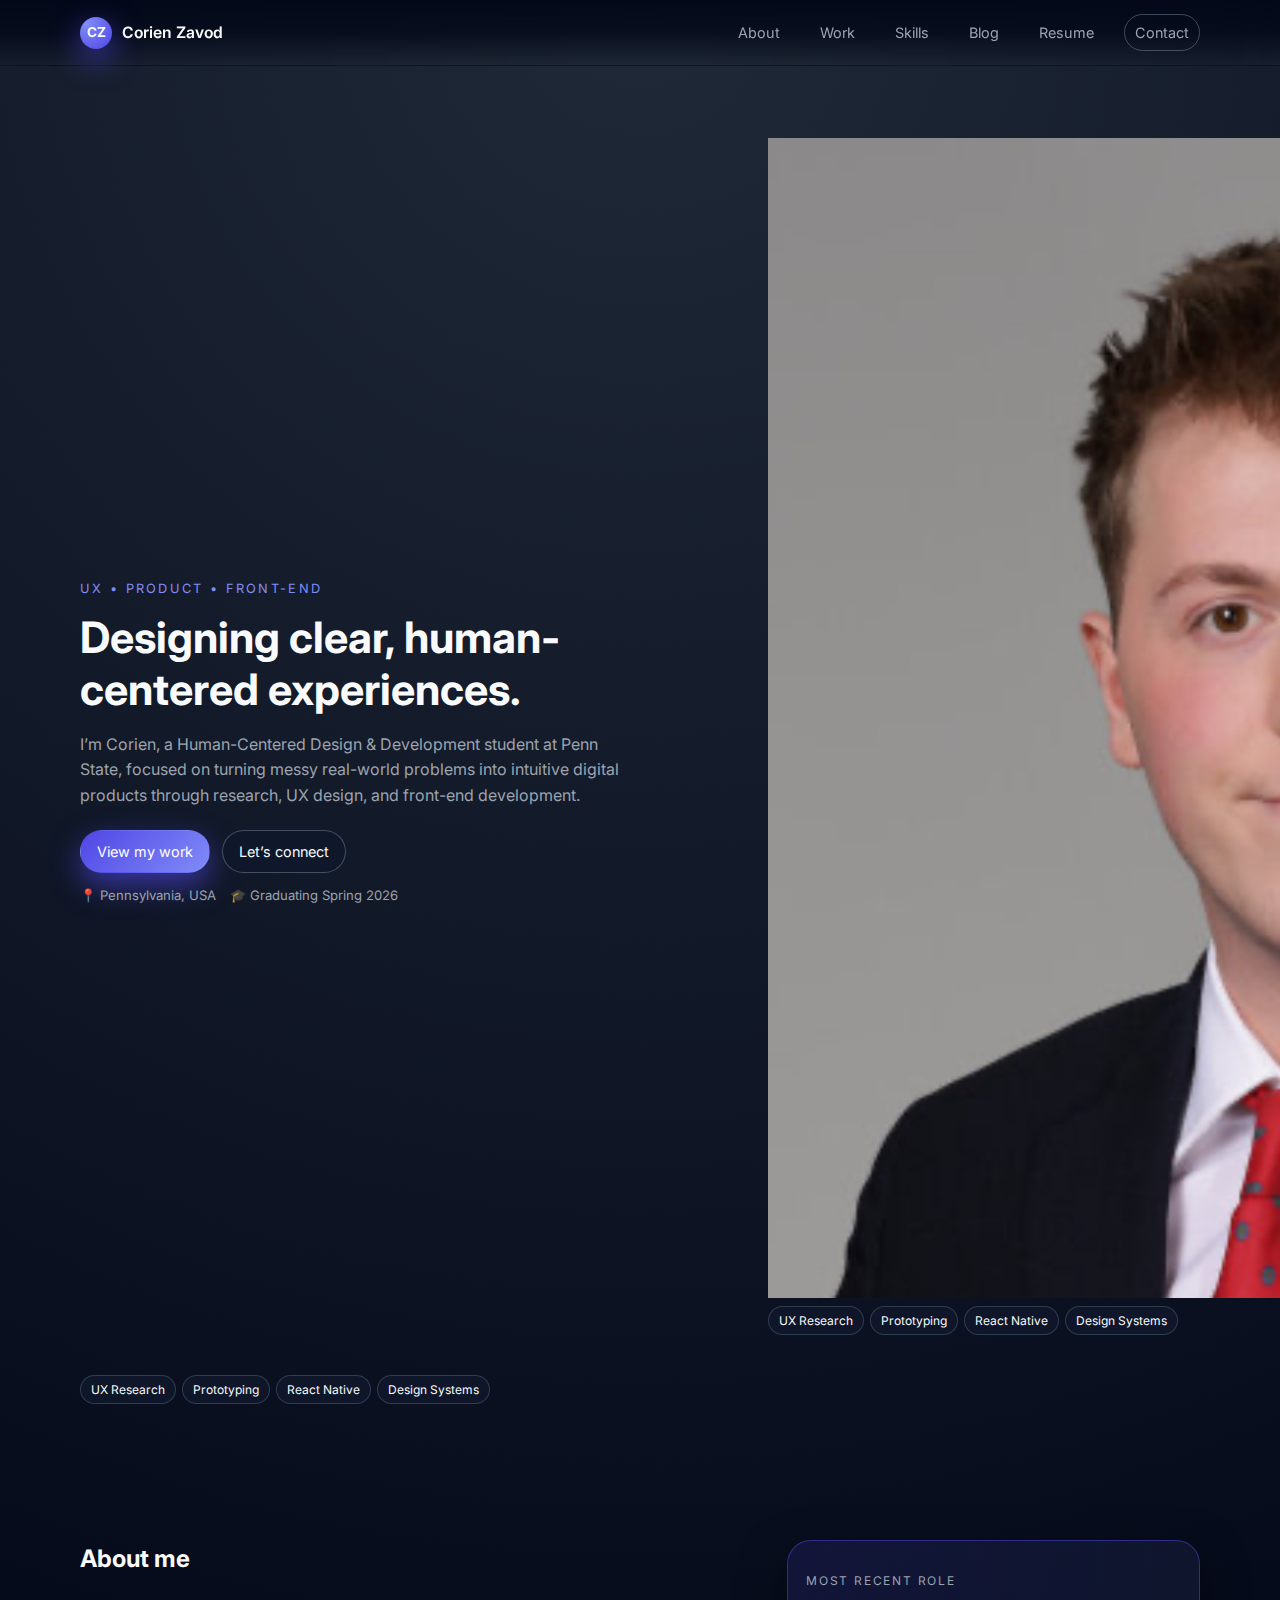
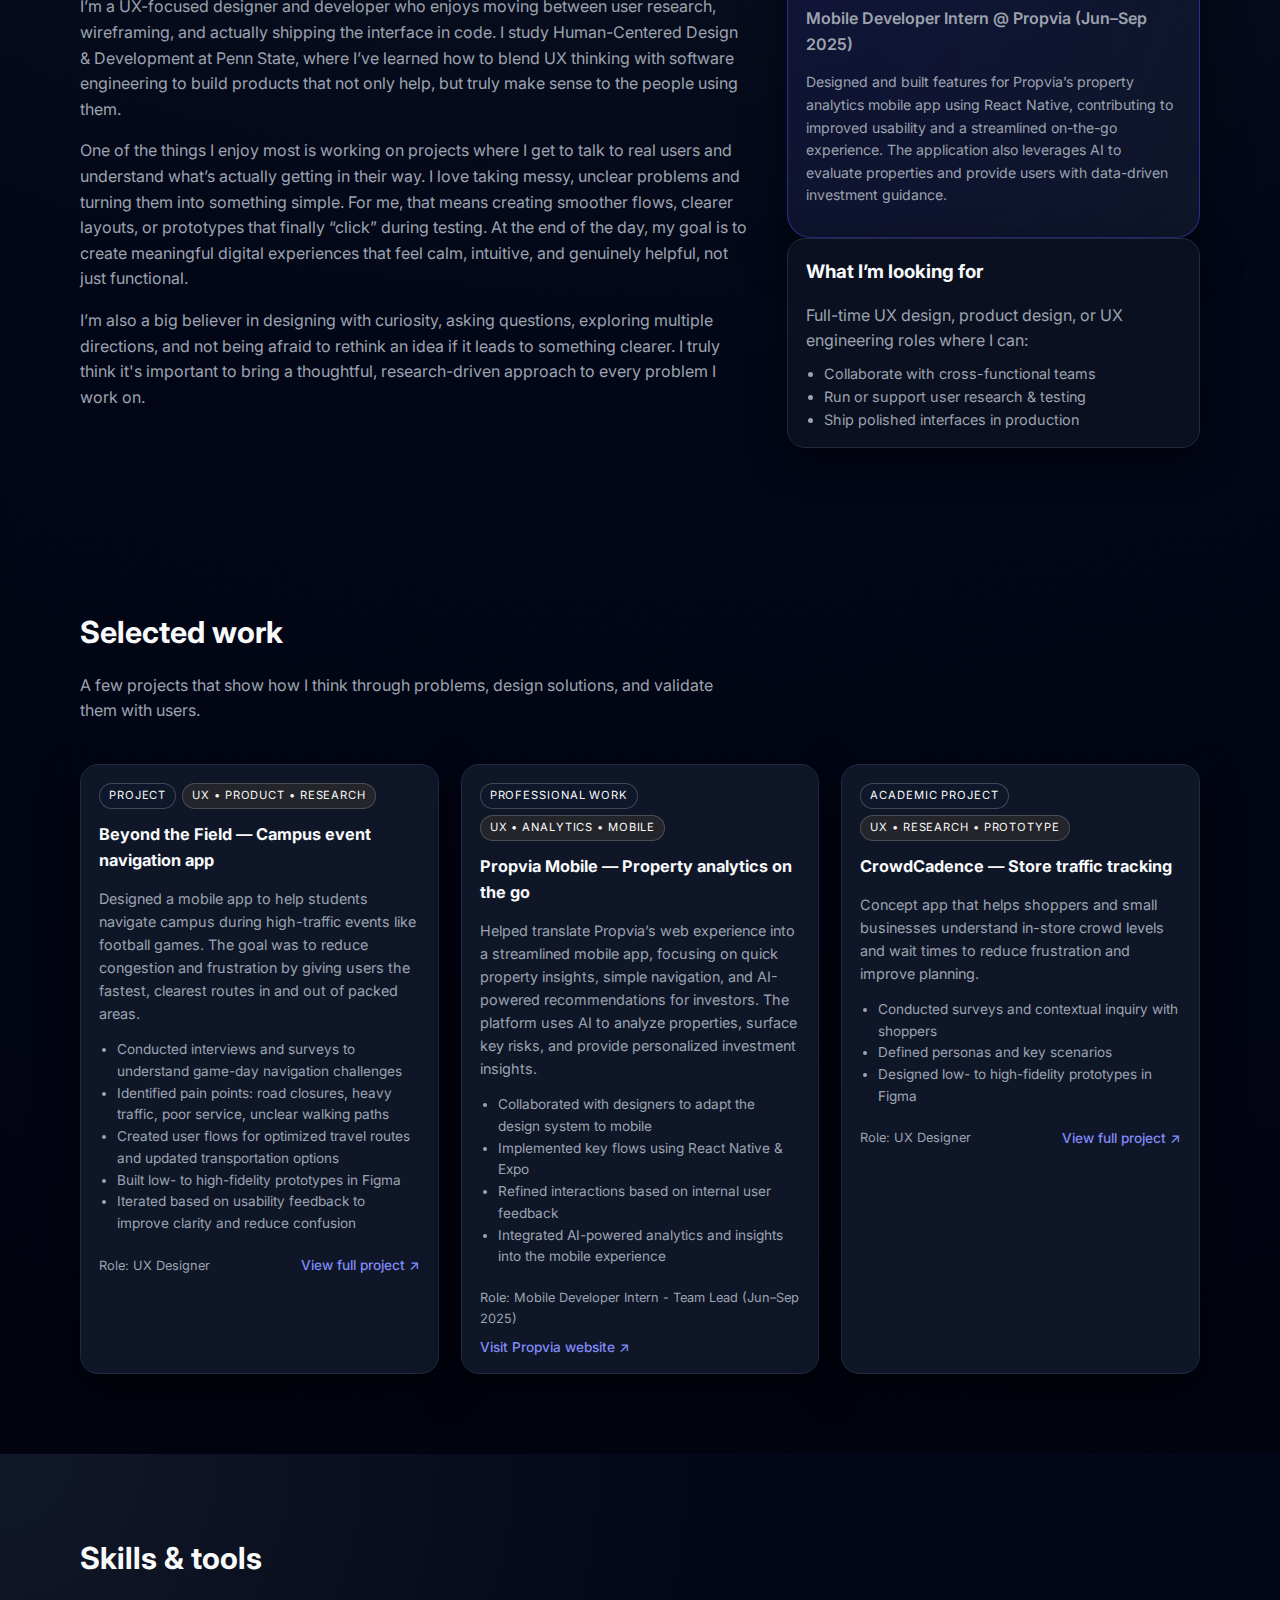
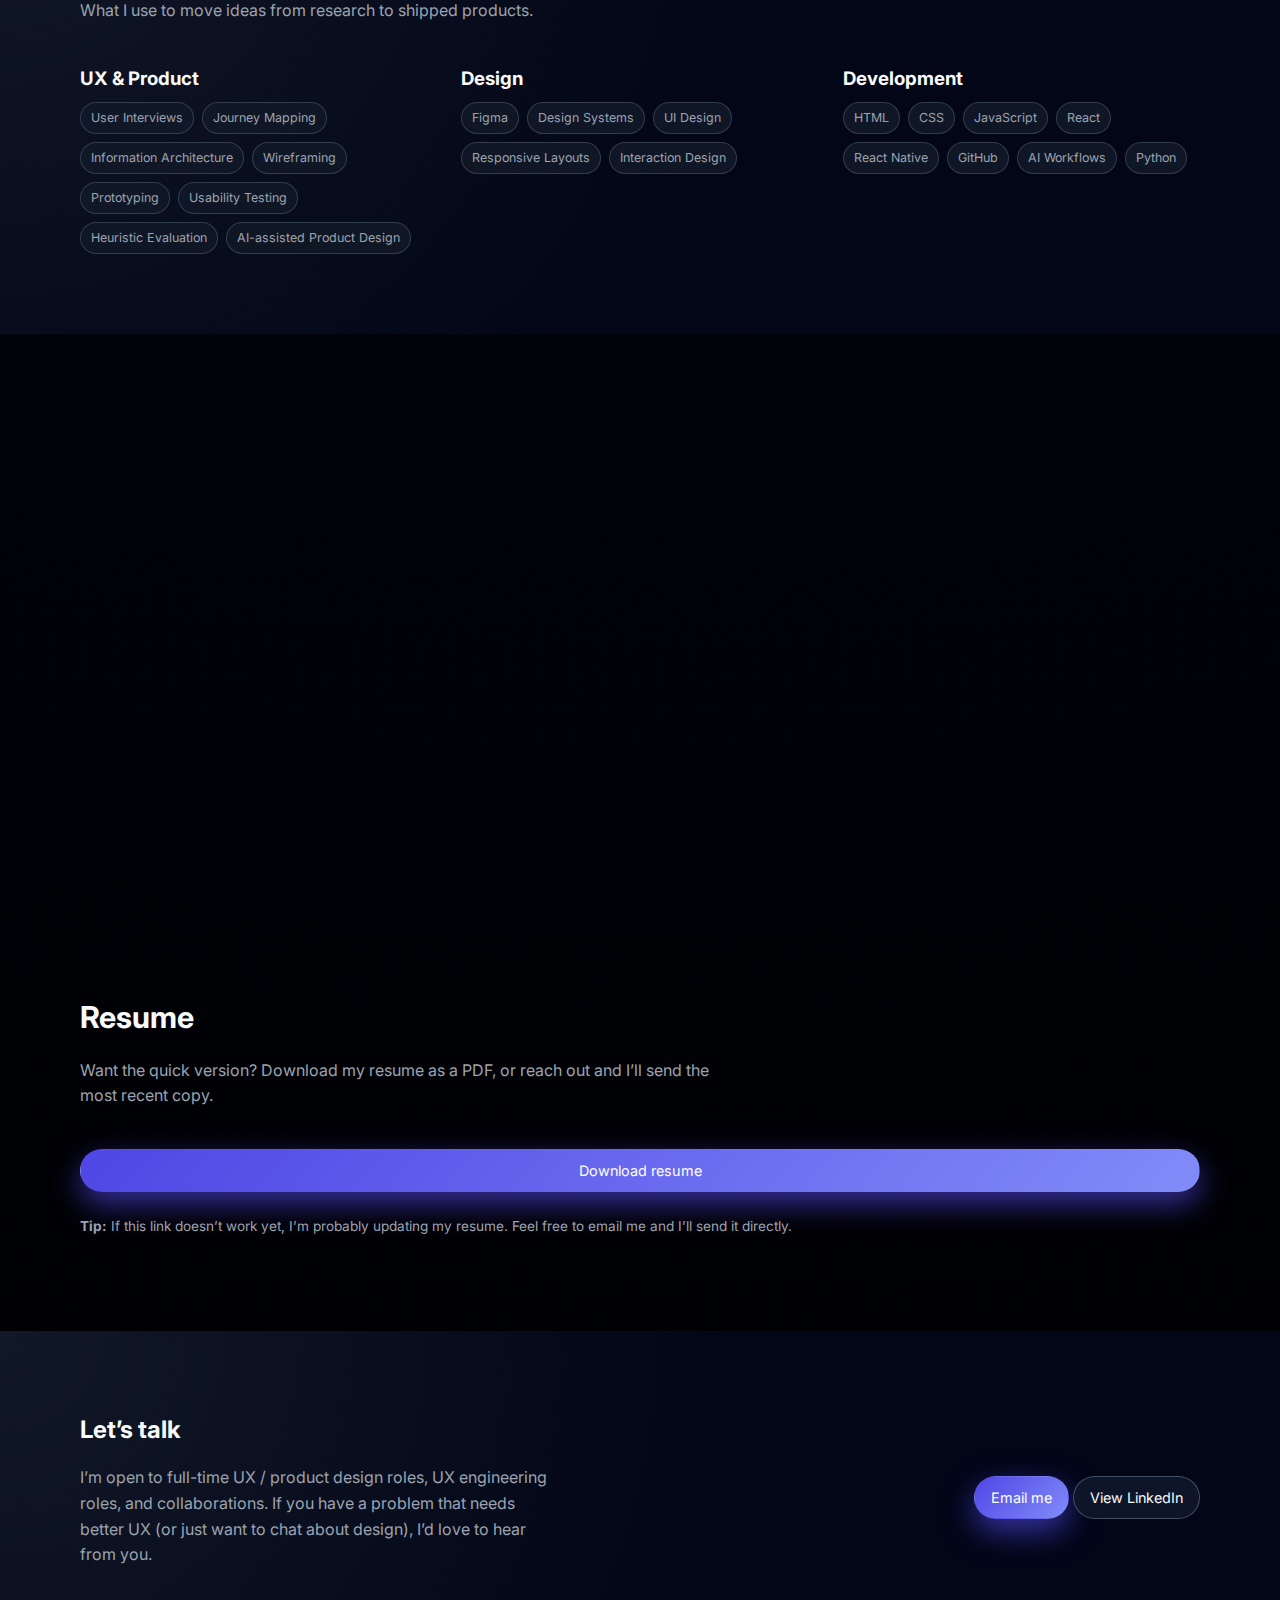
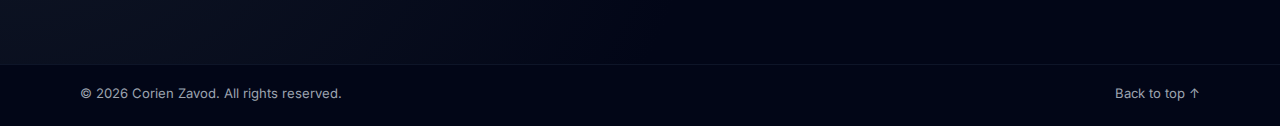
<file: index.html>
<!DOCTYPE html>
<html lang="en">
<head>
  <meta charset="UTF-8" />
  <meta name="viewport" content="width=device-width, initial-scale=1.0" />
  <title>Corien Zavod — UX & Product Designer</title>
  <link rel="stylesheet" href="styles.css" />
  <link rel="preconnect" href="https://fonts.googleapis.com" />
  <link rel="preconnect" href="https://fonts.gstatic.com" crossorigin />
  <link
    href="https://fonts.googleapis.com/css2?family=Inter:wght@300;400;500;600;700&display=swap"
    rel="stylesheet"
  />
</head>
<body>
  <header class="site-header">
    <div class="container header-inner">
      <div class="logo">
        <span class="logo-mark">CZ</span>
        <span class="logo-text">Corien Zavod</span>
      </div>

      <nav class="nav">
        <a href="#about">About</a>
        <a href="#work">Work</a>
        <a href="#skills">Skills</a>
        <a href="#blog">Blog</a>
        <a href="#resume">Resume</a>
        <a href="#contact" class="nav-cta">Contact</a>
      </nav>
    </div>
  </header>

  <main>
    <!-- Hero -->
    <section class="hero">
      <div class="container hero-inner">
        <div class="hero-text">
          <p class="hero-kicker">UX • Product • Front-end</p>
          <h1>Designing clear, human-centered experiences.</h1>
          <p class="hero-subtitle">
            I’m Corien, a Human-Centered Design & Development student at Penn State,
            focused on turning messy real-world problems into intuitive digital
            products through research, UX design, and front-end development.
          </p>

          <div class="hero-actions">
            <a href="#work" class="btn primary">View my work</a>
            <a href="#contact" class="btn ghost">Let’s connect</a>
          </div>

          <div class="hero-meta">
            <span>📍 Pennsylvania, USA</span>
            <span>🎓 Graduating Spring 2026</span>
          </div>
        </div>

        <div class="hero-media">
  <div class="hero-photo-frame">
    <img src="assets/corien-headshot.jpg" alt="Portrait of Corien Zavod" />
  </div>

    <div class="hero-tags">
    <span class="tag">UX Research</span>
    <span class="tag">Prototyping</span>
    <span class="tag">React Native</span>
    <span class="tag">Design Systems</span>
  </div>
</div>

          <div class="hero-tags">
            <span class="tag">UX Research</span>
            <span class="tag">Prototyping</span>
            <span class="tag">React Native</span>
            <span class="tag">Design Systems</span>
          </div>
        </div>
      </div>
    </section>
          
    <!-- About -->
    <section id="about" class="section">
      <div class="container split">
        <div>
          <h2>About me</h2>
         <p>
  I’m a UX-focused designer and developer who enjoys moving between user
  research, wireframing, and actually shipping the interface in code. I study
  Human-Centered Design & Development at Penn State, where I’ve learned how to
  blend UX thinking with software engineering to build products that not only help, 
  but truly make sense to the people using them.
</p>

<p>
  One of the things I enjoy most is working on projects where I get to talk to real users
  and understand what’s actually getting in their way. I love taking messy,
  unclear problems and turning them into something simple. For me, that means creating
  smoother flows, clearer layouts, or prototypes that finally “click” during
  testing. At the end of the day, my goal is to create meaningful digital experiences
  that feel calm, intuitive, and genuinely helpful, not just functional.
</p>

 <p>
  I’m also a big believer in designing with curiosity, asking questions,
  exploring multiple directions, and not being afraid to rethink an idea if it
  leads to something clearer. I truly think it's important to bring a thoughtful, 
  research-driven approach to every problem I work on.
</p>
        </div>
        <div class="about-side">
  <div class="about-stack">
    <!-- Most recent role card -->
    <div class="hero-card">
      <p class="hero-card-label">Most Recent Role</p>
      <p class="hero-card-title">Mobile Developer Intern @ Propvia (Jun–Sep 2025)</p>
      <p class="hero-card-body">
        Designed and built features for Propvia’s property analytics mobile app
        using React Native, contributing to improved usability and a streamlined
        on-the-go experience. The application also leverages AI to evaluate
        properties and provide users with data-driven investment guidance.
      </p>
    </div>

    <!-- What I'm looking for card -->
    <div class="about-card">
      <h3>What I’m looking for</h3>
      <p>
        Full-time UX design, product design, or UX engineering roles where I can:
      </p>
      <ul>
        <li>Collaborate with cross-functional teams</li>
        <li>Run or support user research & testing</li>
        <li>Ship polished interfaces in production</li>
      </ul>
    </div>
  </div>
</div>
      </div>
    </section>

    <!-- Work -->
    <section id="work" class="section">
      <div class="container">
        <div class="section-header">
          <h2>Selected work</h2>
          <p>
            A few projects that show how I think through problems, design
            solutions, and validate them with users.
          </p>
        </div>

        <div class="projects-grid">
          <!-- Project 1 -->
          <!-- Project: Beyond the Field -->
<article class="project-card">
  <div class="project-meta">
    <span class="pill">Project</span>
    <span class="pill pill-soft">UX • Product • Research</span>
  </div>

  <h3>Beyond the Field — Campus event navigation app</h3>

  <p class="project-summary">
    Designed a mobile app to help students navigate campus during high-traffic
    events like football games. The goal was to reduce congestion and
    frustration by giving users the fastest, clearest routes in and out of
    packed areas.
  </p>

  <ul class="project-details">
    <li>Conducted interviews and surveys to understand game-day navigation challenges</li>
    <li>Identified pain points: road closures, heavy traffic, poor service, unclear walking paths</li>
    <li>Created user flows for optimized travel routes and updated transportation options</li>
    <li>Built low- to high-fidelity prototypes in Figma</li>
    <li>Iterated based on usability feedback to improve clarity and reduce confusion</li>
  </ul>

  <div class="project-footer">
    <span class="project-role">Role: UX Designer</span>
    <a href="https://www.figma.com/proto/9hxxUFbKt0qtZ5V6tvNzbF/364W-Hi-fi-prototype?node-id=1-1053&starting-point-node-id=1%3A1053"
       class="project-link" target="_blank" rel="noopener">
      View full project ↗
    </a>
  </div>
</article>

          <!-- Project 2 -->
          <article class="project-card">
            <div class="project-meta">
              <span class="pill">Professional Work</span>
              <span class="pill pill-soft">UX • Analytics • Mobile</span>
            </div>
            <h3>Propvia Mobile — Property analytics on the go</h3>
            <p class="project-summary">
  Helped translate Propvia’s web experience into a streamlined mobile app,
  focusing on quick property insights, simple navigation, and AI-powered
  recommendations for investors. The platform uses AI to analyze properties,
  surface key risks, and provide personalized investment insights.
</p>
            <ul class="project-details">
              <li>Collaborated with designers to adapt the design system to mobile</li>
              <li>Implemented key flows using React Native & Expo</li>
              <li>Refined interactions based on internal user feedback</li>
              <li>Integrated AI-powered analytics and insights into the mobile experience</li>
            </ul>
            <div class="project-footer">
              <span class="project-role">Role: Mobile Developer Intern - Team Lead (Jun–Sep 2025)</span>
             
              <a href="https://www.propvia.com/"
   class="project-link"
   target="_blank"
   rel="noopener">
  Visit Propvia website ↗
</a>
            </div>
          </article>

          <!-- Project 3 -->
          <article class="project-card">
            <div class="project-meta">
              <span class="pill">Academic Project</span>
              <span class="pill pill-soft">UX • Research • Prototype</span>
            </div>
            <h3>CrowdCadence — Store traffic tracking</h3>
            <p class="project-summary">
              Concept app that helps shoppers and small businesses understand
              in-store crowd levels and wait times to reduce frustration and
              improve planning.
            </p>
            <ul class="project-details">
              <li>Conducted surveys and contextual inquiry with shoppers</li>
              <li>Defined personas and key scenarios</li>
              <li>Designed low- to high-fidelity prototypes in Figma</li>
            </ul>
            <div class="project-footer">
              <span class="project-role">Role: UX Designer</span>
            
              <a href="https://www.figma.com/proto/zBtA0T9cZYpsZMkHaetEdC/CrowdCadence-Prototype-1?node-id=348-19&starting-point-node-id=348%3A19"
   class="project-link" target="_blank" rel="noopener">
  View full project ↗
</a>
            </div>
          </article>
        </div>
      </div>
    </section>

    <!-- Skills -->
    <section id="skills" class="section section-alt">
      <div class="container">
        <div class="section-header">
          <h2>Skills & tools</h2>
          <p>What I use to move ideas from research to shipped products.</p>
        </div>

        <div class="skills-layout">
          <div>
            <h3>UX & Product</h3>
<div class="chip-row">
  <span class="chip">User Interviews</span>
  <span class="chip">Journey Mapping</span>
  <span class="chip">Information Architecture</span>
  <span class="chip">Wireframing</span>
  <span class="chip">Prototyping</span>
  <span class="chip">Usability Testing</span>
  <span class="chip">Heuristic Evaluation</span>
  <span class="chip">AI-assisted Product Design</span>
</div>
          </div>

          <div>
            <h3>Design</h3>
            <div class="chip-row">
              <span class="chip">Figma</span>
              <span class="chip">Design Systems</span>
              <span class="chip">UI Design</span>
              <span class="chip">Responsive Layouts</span>
              <span class="chip">Interaction Design</span>
            </div>
          </div>

          <div>
  <h3>Development</h3>
  <div class="chip-row">
    <span class="chip">HTML</span>
    <span class="chip">CSS</span>
    <span class="chip">JavaScript</span>
    <span class="chip">React</span>
    <span class="chip">React Native</span>
    <span class="chip">GitHub</span>
    <span class="chip">AI Workflows</span>
     <span class="chip">Python</span>
  </div>
</div>
        </div>
      </div>
    </section>

    <!-- Blog / Writing -->
<section id="blog" class="section animate-on-scroll">
  <div class="container">
    <div class="section-header">
      <h2>Blog</h2>
      <p>My reflections on UX, AI, and product design.</p>
    </div>

   <div class="projects-grid">
  <!-- Article 1: Propvia AI -->
  <article class="project-card">
    <div class="project-meta">
      <span class="pill">Article</span>
      <span class="pill pill-soft">UX • AI • Product</span>
    </div>

    <h3>Designing AI-assisted property insights at Propvia</h3>

    <p class="project-summary">
      A behind-the-scenes look at how I worked on Propvia’s property analytics
      experience as a Mobile Developer Intern — and how we used AI to turn
      complex data into simple, useful guidance for investors.
    </p>

    <div class="project-footer">
      <span class="project-role">Published: 2025</span>
      <a href="blog-ai-propvia.html"
         class="project-link"
         target="_blank"
         rel="noopener">
        Read article ↗
      </a>
    </div>
  </article>

  <!-- Article 2: Path into HCD -->
  <article class="project-card">
    <div class="project-meta">
      <span class="pill">Article</span>
      <span class="pill pill-soft">HCD • Career • Reflection</span>
    </div>

    <h3>How I found my way into Human-Centered Design</h3>

    <p class="project-summary">
      A reflection on starting in engineering, realizing I was most excited
      about the people and product side of technology, and how that led me to
      Human-Centered Design & Development at Penn State.
    </p>

    <div class="project-footer">
      <span class="project-role">Published: 2025</span>
      <a href="blog-hcdd-path.html"
         class="project-link"
         target="_blank"
         rel="noopener">
        Read article ↗
      </a>
    </div>
  </article>
</div>
  </div>
</section>

    <!-- Resume -->
    <section id="resume" class="section">
      <div class="container">
        <div class="section-header">
          <h2>Resume</h2>
          <p>
            Want the quick version? Download my resume as a PDF, or reach out
            and I’ll send the most recent copy.
          </p>
        </div>

        <div class="resume-panel">
          <!-- Update href to your actual PDF path, e.g. assets/CorienZavod_Resume.pdf -->
          <a href="assets/Corien_Zavod_Resume12.04.pdf" class="btn primary" target="_blank" rel="noopener">
  Download resume
</a>
          <p class="resume-note">
            <strong>Tip:</strong> If this link doesn’t work yet, I’m probably
            updating my resume. Feel free to email me and I’ll send it directly.
          </p>
        </div>
      </div>
    </section>

    <!-- Contact -->
    <section id="contact" class="section section-alt">
      <div class="container contact-layout">
        <div>
          <h2>Let’s talk</h2>
          <p>
            I’m open to full-time UX / product design roles, UX engineering roles,
and collaborations. If you have a problem that needs better UX (or just
            want to chat about design), I’d love to hear from you.
          </p>
        </div>

        <div class="contact-actions">
          <a href="mailto:corienzavod@gmail.com" class="btn primary">Email me</a>
          <a href="https://www.linkedin.com/in/corien-zavod/" target="_blank" rel="noopener" class="btn ghost">
            View LinkedIn
          </a>
        </div>
      </div>
    </section>
  </main>

  <footer class="site-footer">
    <div class="container footer-inner">
      <span>© <span id="year"></span> Corien Zavod. All rights reserved.</span>
      <span class="footer-links">
        <a href="#top">Back to top ↑</a>
      </span>
    </div>
  </footer>

  <script>
  document.addEventListener('DOMContentLoaded', () => {
    // Set current year in footer
    const yearEl = document.getElementById('year');
    if (yearEl) {
      yearEl.textContent = new Date().getFullYear();
    }

    // Scroll-in animation for sections with .animate-on-scroll
    const targets = document.querySelectorAll('.animate-on-scroll');

    if ('IntersectionObserver' in window) {
      const observer = new IntersectionObserver(
        (entries, obs) => {
          entries.forEach((entry) => {
            if (entry.isIntersecting) {
              entry.target.classList.add('is-visible');
              obs.unobserve(entry.target);
            }
          });
        },
        { threshold: 0.2 }
      );

      targets.forEach((el) => observer.observe(el));
    } else {
      // Fallback: show them if IntersectionObserver isn't supported
      targets.forEach((el) => el.classList.add('is-visible'));
    }
  });
</script>
</body>
</html>
</file>
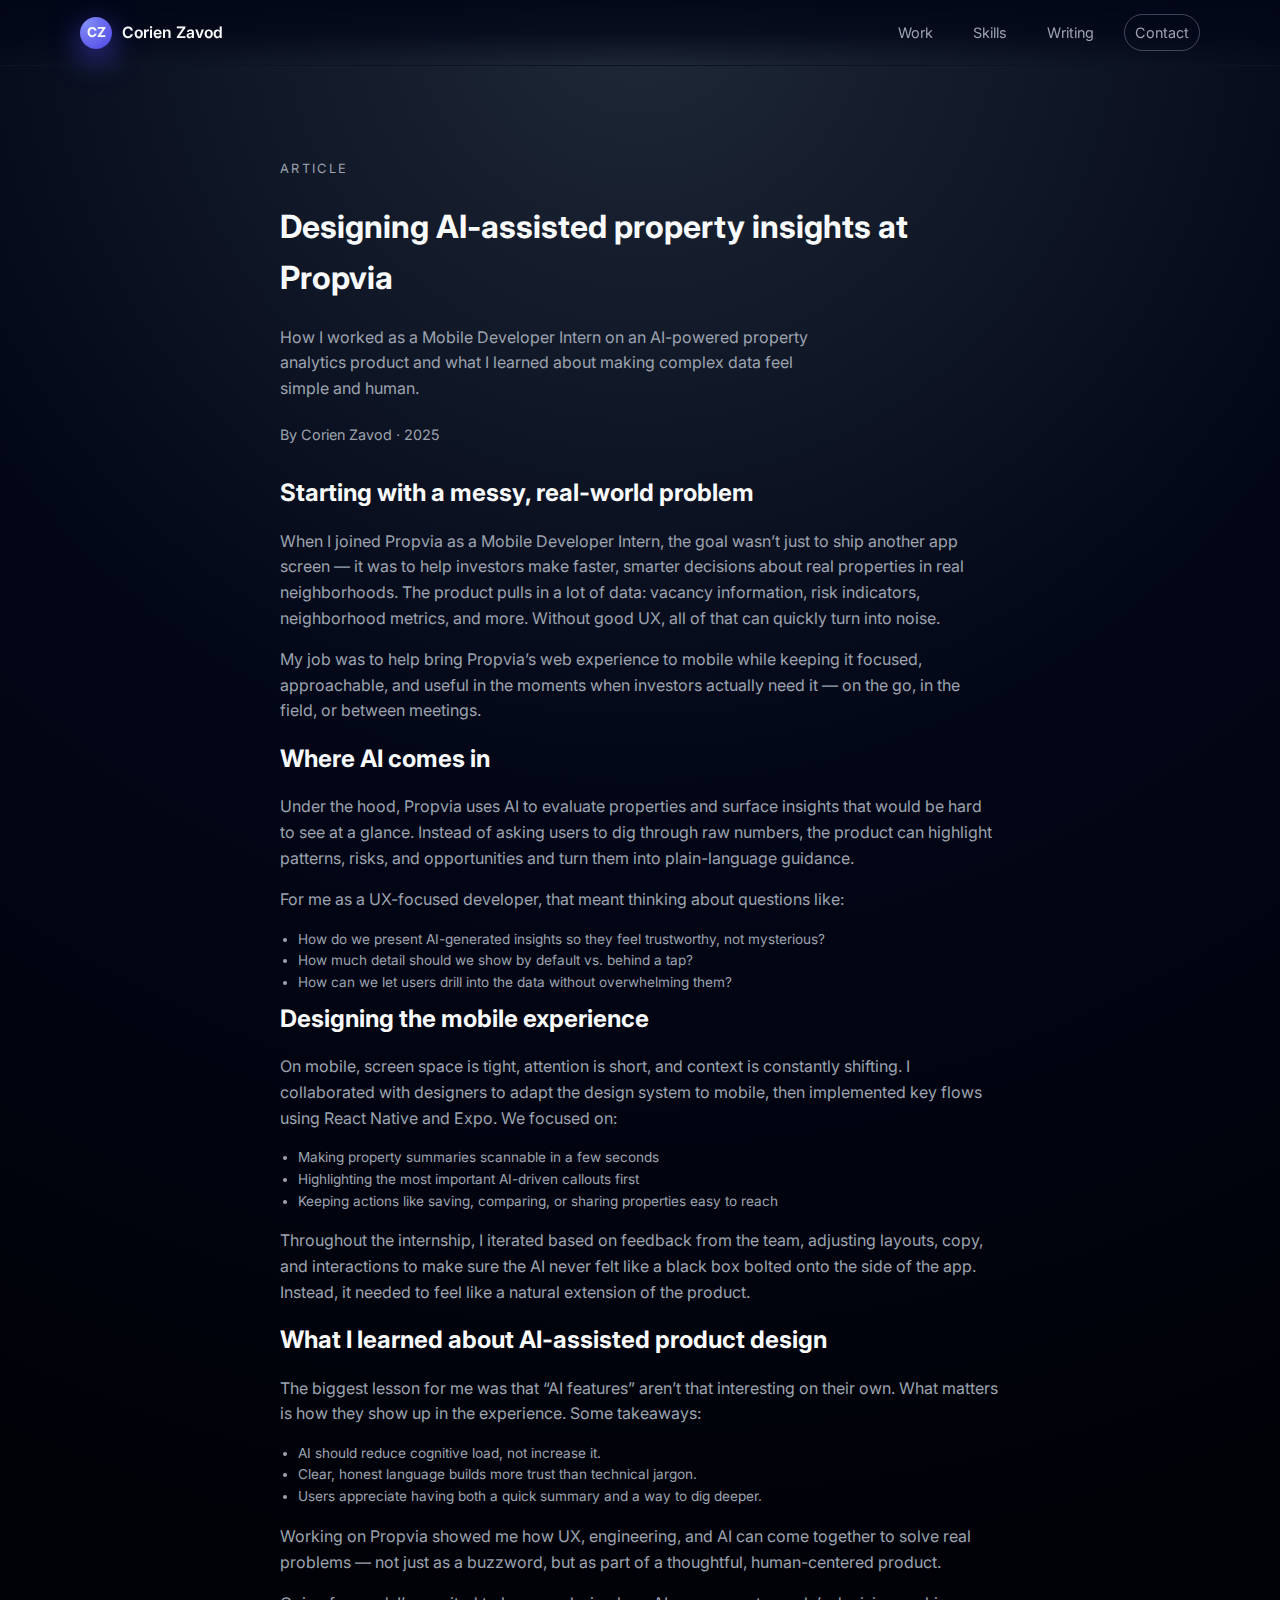
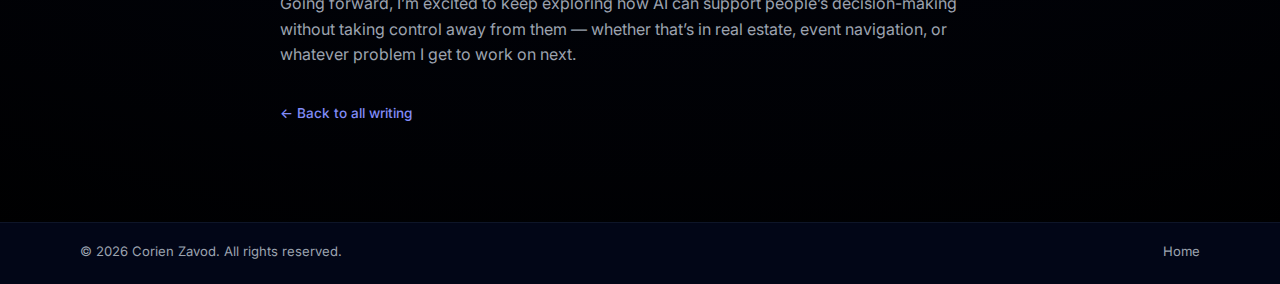
<file: blog-ai-propvia.html>
<!DOCTYPE html>
<html lang="en">
<head>
  <meta charset="UTF-8" />
  <meta name="viewport" content="width=device-width, initial-scale=1.0" />
  <title>Designing AI-assisted property insights at Propvia — Corien Zavod</title>
  <link rel="stylesheet" href="styles.css" />
  <link rel="preconnect" href="https://fonts.googleapis.com" />
  <link rel="preconnect" href="https://fonts.gstatic.com" crossorigin />
  <link
    href="https://fonts.googleapis.com/css2?family=Inter:wght@300;400;500;600;700&display=swap"
    rel="stylesheet"
  />
</head>
<body>
  <header class="site-header">
    <div class="container header-inner">
      <div class="logo">
        <span class="logo-mark">CZ</span>
        <span class="logo-text">Corien Zavod</span>
      </div>

      <nav class="nav">
        <a href="index.html#work">Work</a>
        <a href="index.html#skills">Skills</a>
        <a href="index.html#blog">Writing</a>
        <a href="index.html#contact" class="nav-cta">Contact</a>
      </nav>
    </div>
  </header>

  <main>
    <section class="section">
      <div class="container" style="max-width: 720px;">
        <p class="hero-kicker">Article</p>
        <h1>Designing AI-assisted property insights at Propvia</h1>
        <p class="hero-subtitle">
          How I worked as a Mobile Developer Intern on an AI-powered property analytics
          product and what I learned about making complex data feel simple and human.
        </p>

        <p style="color: #9ca3af; font-size: 0.9rem; margin-bottom: 28px;">
          By Corien Zavod · 2025
        </p>

        <h2>Starting with a messy, real-world problem</h2>
        <p>
          When I joined Propvia as a Mobile Developer Intern, the goal wasn’t just to
          ship another app screen — it was to help investors make faster, smarter
          decisions about real properties in real neighborhoods. The product pulls in a
          lot of data: vacancy information, risk indicators, neighborhood metrics, and
          more. Without good UX, all of that can quickly turn into noise.
        </p>

        <p>
          My job was to help bring Propvia’s web experience to mobile while keeping it
          focused, approachable, and useful in the moments when investors actually need
          it — on the go, in the field, or between meetings.
        </p>

        <h2>Where AI comes in</h2>
        <p>
          Under the hood, Propvia uses AI to evaluate properties and surface insights
          that would be hard to see at a glance. Instead of asking users to dig through
          raw numbers, the product can highlight patterns, risks, and opportunities and
          turn them into plain-language guidance.
        </p>

        <p>
          For me as a UX-focused developer, that meant thinking about questions like:
        </p>

        <ul class="project-details">
          <li>How do we present AI-generated insights so they feel trustworthy, not mysterious?</li>
          <li>How much detail should we show by default vs. behind a tap?</li>
          <li>How can we let users drill into the data without overwhelming them?</li>
        </ul>

        <h2>Designing the mobile experience</h2>
        <p>
          On mobile, screen space is tight, attention is short, and context is constantly
          shifting. I collaborated with designers to adapt the design system to mobile,
          then implemented key flows using React Native and Expo. We focused on:
        </p>

        <ul class="project-details">
          <li>Making property summaries scannable in a few seconds</li>
          <li>Highlighting the most important AI-driven callouts first</li>
          <li>Keeping actions like saving, comparing, or sharing properties easy to reach</li>
        </ul>

        <p>
          Throughout the internship, I iterated based on feedback from the team, adjusting
          layouts, copy, and interactions to make sure the AI never felt like a black box
          bolted onto the side of the app. Instead, it needed to feel like a natural
          extension of the product.
        </p>

        <h2>What I learned about AI-assisted product design</h2>
        <p>
          The biggest lesson for me was that “AI features” aren’t that interesting on their
          own. What matters is how they show up in the experience. Some takeaways:
        </p>

        <ul class="project-details">
          <li>AI should reduce cognitive load, not increase it.</li>
          <li>Clear, honest language builds more trust than technical jargon.</li>
          <li>Users appreciate having both a quick summary and a way to dig deeper.</li>
        </ul>

        <p>
          Working on Propvia showed me how UX, engineering, and AI can come together to
          solve real problems — not just as a buzzword, but as part of a thoughtful,
          human-centered product.
        </p>

        <p>
          Going forward, I’m excited to keep exploring how AI can support people’s
          decision-making without taking control away from them — whether that’s in
          real estate, event navigation, or whatever problem I get to work on next.
        </p>

        <p style="margin-top: 32px;">
          <a href="index.html#blog" class="project-link">← Back to all writing</a>
        </p>
      </div>
    </section>
  </main>

  <footer class="site-footer">
    <div class="container footer-inner">
      <span>© <span id="year"></span> Corien Zavod. All rights reserved.</span>
      <span class="footer-links">
        <a href="index.html">Home</a>
      </span>
    </div>
  </footer>

  <script>
    document.getElementById('year').textContent = new Date().getFullYear();
  </script>
</body>
</html>
</file>
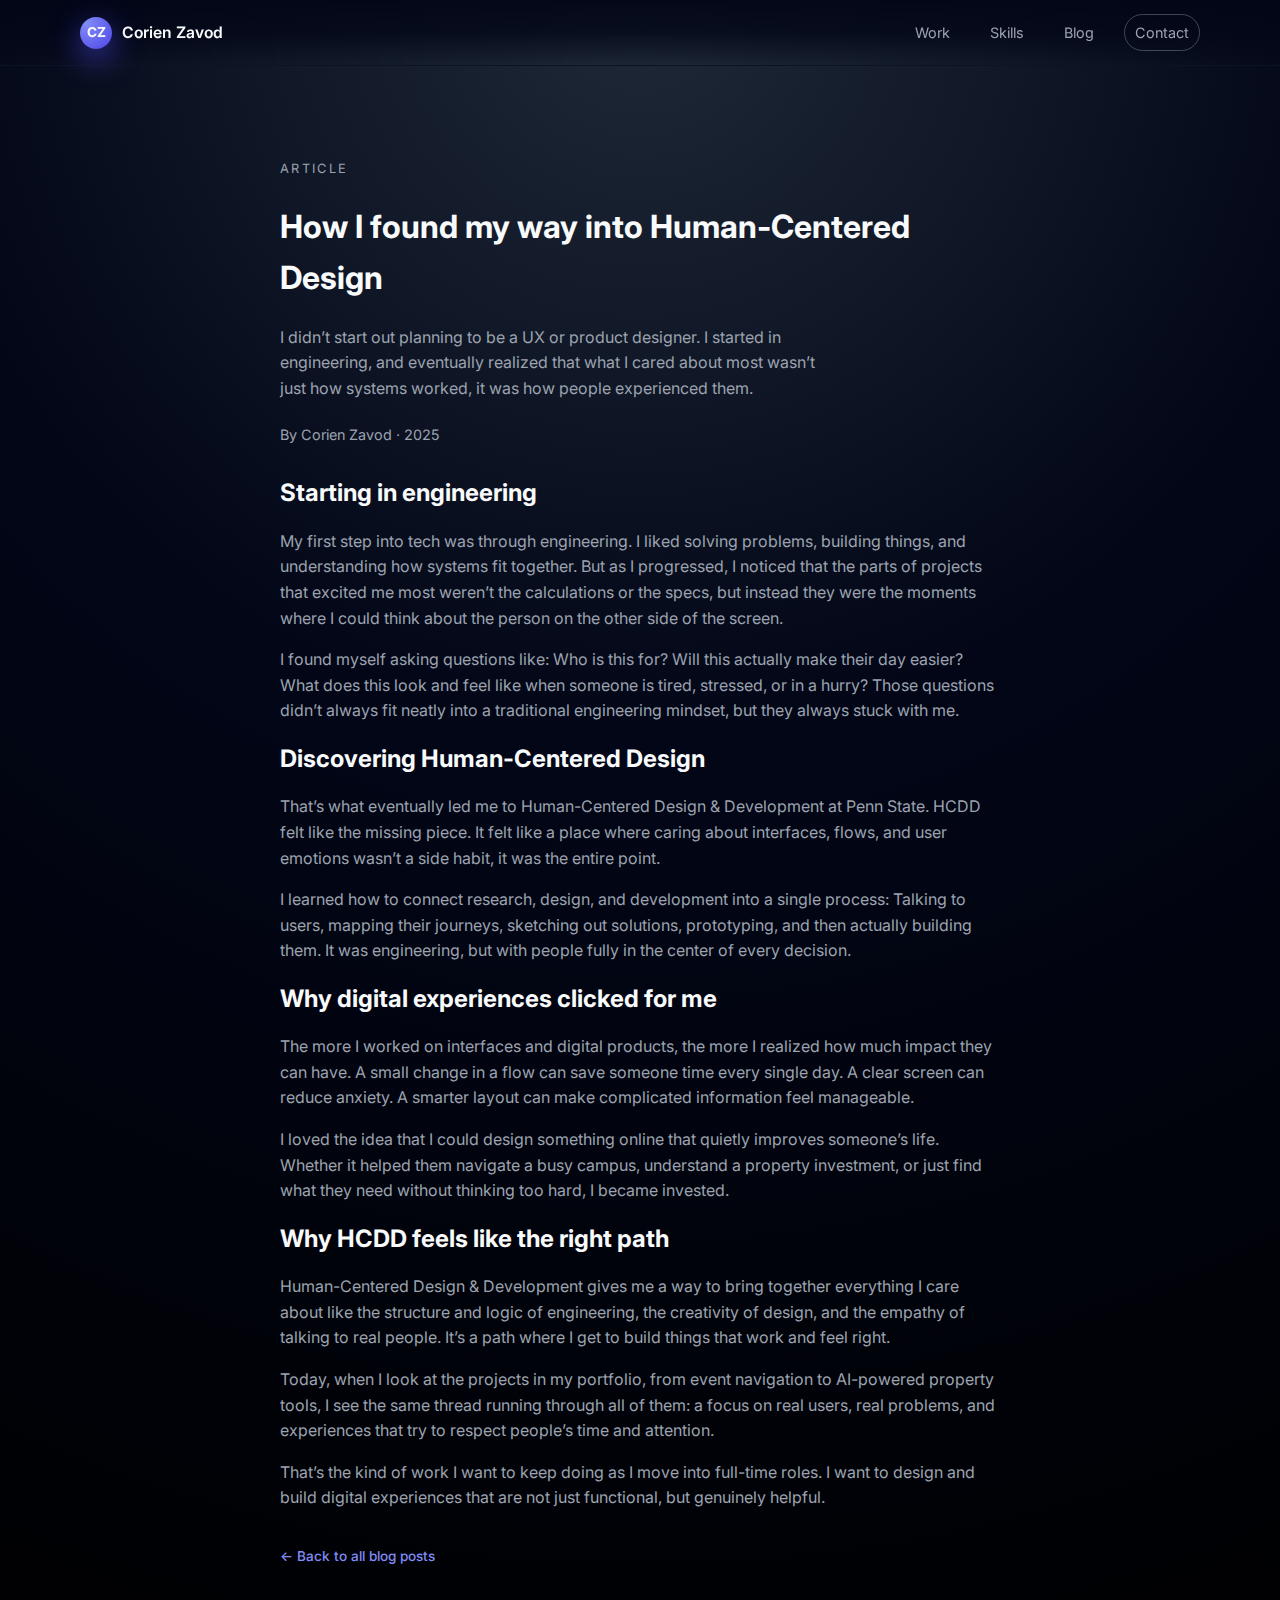
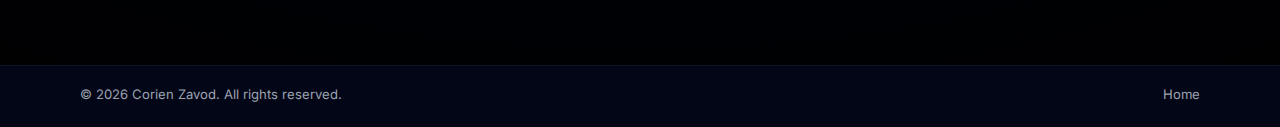
<file: blog-hcdd-path.html>
<!DOCTYPE html>
<html lang="en">
<head>
  <meta charset="UTF-8" />
  <meta name="viewport" content="width=device-width, initial-scale=1.0" />
  <title>How I found my way into Human-Centered Design — Corien Zavod</title>
  <link rel="stylesheet" href="styles.css" />
  <link rel="preconnect" href="https://fonts.googleapis.com" />
  <link rel="preconnect" href="https://fonts.gstatic.com" crossorigin />
  <link
    href="https://fonts.googleapis.com/css2?family=Inter:wght@300;400;500;600;700&display=swap"
    rel="stylesheet"
  />
</head>
<body>
  <header class="site-header">
    <div class="container header-inner">
      <div class="logo">
        <span class="logo-mark">CZ</span>
        <span class="logo-text">Corien Zavod</span>
      </div>

      <nav class="nav">
        <a href="index.html#work">Work</a>
        <a href="index.html#skills">Skills</a>
        <a href="index.html#blog">Blog</a>
        <a href="index.html#contact" class="nav-cta">Contact</a>
      </nav>
    </div>
  </header>

  <main>
    <section class="section">
      <div class="container" style="max-width: 720px;">
        <p class="hero-kicker">Article</p>
        <h1>How I found my way into Human-Centered Design</h1>
        <p class="hero-subtitle">
          I didn’t start out planning to be a UX or product designer. I started
          in engineering, and eventually realized that what I cared about most
          wasn’t just how systems worked, it was how people experienced them.
        </p>

        <p style="color: #9ca3af; font-size: 0.9rem; margin-bottom: 28px;">
          By Corien Zavod · 2025
        </p>

        <h2>Starting in engineering</h2>
        <p>
          My first step into tech was through engineering. I liked solving
          problems, building things, and understanding how systems fit together.
          But as I progressed, I noticed that the parts of projects that excited
          me most weren’t the calculations or the specs, but instead they were the moments
          where I could think about the person on the other side of the screen.
        </p>

        <p>
          I found myself asking questions like: Who is this for? Will this
          actually make their day easier? What does this look and feel like when
          someone is tired, stressed, or in a hurry? Those questions didn’t
          always fit neatly into a traditional engineering mindset, but they
          always stuck with me.
        </p>

        <h2>Discovering Human-Centered Design</h2>
        <p>
          That’s what eventually led me to Human-Centered Design & Development
          at Penn State. HCDD felt like the missing piece. It felt like a place where
          caring about interfaces, flows, and user emotions wasn’t a side habit,
          it was the entire point.
        </p>

        <p>
          I learned how to connect research, design, and development into a
          single process: Talking to users, mapping their journeys, sketching
          out solutions, prototyping, and then actually building them. It was
          engineering, but with people fully in the center of every decision.
        </p>

        <h2>Why digital experiences clicked for me</h2>
        <p>
          The more I worked on interfaces and digital products, the more I
          realized how much impact they can have. A small change in a flow can
          save someone time every single day. A clear screen can reduce anxiety.
          A smarter layout can make complicated information feel manageable.
        </p>

        <p>
          I loved the idea that I could design something online that quietly
          improves someone’s life. Whether it helped them navigate a busy
          campus, understand a property investment, or just find what they need
          without thinking too hard, I became invested.
        </p>

        <h2>Why HCDD feels like the right path</h2>
        <p>
          Human-Centered Design & Development gives me a way to bring together
          everything I care about like the structure and logic of engineering, the
          creativity of design, and the empathy of talking to real people. It’s
          a path where I get to build things that work and feel right.
        </p>

        <p>
          Today, when I look at the projects in my portfolio, from event
          navigation to AI-powered property tools, I see the same thread
          running through all of them: a focus on real users, real problems, and
          experiences that try to respect people’s time and attention.
        </p>

        <p>
          That’s the kind of work I want to keep doing as I move into
          full-time roles. I want to design and build digital experiences that are
          not just functional, but genuinely helpful.
        </p>

        <p style="margin-top: 32px;">
          <a href="index.html#blog" class="project-link">← Back to all blog posts</a>
        </p>
      </div>
    </section>
  </main>

  <footer class="site-footer">
    <div class="container footer-inner">
      <span>© <span id="year"></span> Corien Zavod. All rights reserved.</span>
      <span class="footer-links">
        <a href="index.html">Home</a>
      </span>
    </div>
  </footer>

  <script>
    document.getElementById('year').textContent = new Date().getFullYear();
  </script>
</body>
</html>
</file>
<file: styles.css>
/* ========== Base ========== */
*,
*::before,
*::after {
  box-sizing: border-box;
}

:root {
  --bg: #050816;
  --bg-elevated: #0b1020;
  --bg-soft: #11182a;
  --border-subtle: #1f2940;
  --text: #f9fafb;
  --text-muted: #9ca3af;
  --accent: #4f46e5;
  --accent-soft: rgba(79, 70, 229, 0.15);
  --accent-strong: #818cf8;
  --danger: #f97373;
  --radius-lg: 18px;
  --radius-xl: 24px;
  --shadow-soft: 0 18px 45px rgba(0, 0, 0, 0.55);
}

html,
body {
  margin: 0;
  padding: 0;
  scroll-behavior: smooth;
}

body {
  font-family: "Inter", system-ui, -apple-system, BlinkMacSystemFont, sans-serif;
  background: radial-gradient(circle at top, #1f2937 0, #020617 40%, #000 100%);
  color: var(--text);
  line-height: 1.6;
}

/* Utilities */
.container {
  width: min(1120px, 100% - 32px);
  margin-inline: auto;
}

.section {
  padding: 80px 0;
}

.section-alt {
  padding: 80px 0;
  background: radial-gradient(circle at top left, #111827 0, #020617 55%);
}

.section-header {
  max-width: 640px;
  margin-bottom: 40px;
}

.section-header h2 {
  font-size: 1.9rem;
  margin-bottom: 10px;
}

.section-header p {
  color: var(--text-muted);
}

/* ========== Header ========== */
.site-header {
  position: sticky;
  top: 0;
  z-index: 10;
  backdrop-filter: blur(16px);
  background: linear-gradient(to bottom, rgba(2, 6, 23, 0.92), rgba(2, 6, 23, 0.75), transparent);
  border-bottom: 1px solid rgba(15, 23, 42, 0.8);
}

.header-inner {
  display: flex;
  align-items: center;
  justify-content: space-between;
  padding: 14px 0;
}

.logo {
  display: flex;
  align-items: center;
  gap: 10px;
}

.logo-mark {
  width: 32px;
  height: 32px;
  border-radius: 999px;
  background: radial-gradient(circle at 20% 20%, var(--accent-strong), var(--accent));
  display: inline-flex;
  align-items: center;
  justify-content: center;
  font-weight: 700;
  font-size: 0.85rem;
  box-shadow: 0 10px 30px rgba(79, 70, 229, 0.7);
}

.logo-text {
  font-weight: 600;
  font-size: 0.98rem;
}

.nav {
  display: flex;
  align-items: center;
  gap: 20px;
  font-size: 0.9rem;
}

.nav a {
  color: var(--text-muted);
  text-decoration: none;
  padding: 6px 10px;
  border-radius: 999px;
  transition: color 0.15s ease, background-color 0.15s ease;
}

.nav a:hover {
  color: var(--text);
  background: rgba(15, 23, 42, 0.8);
}

.nav-cta {
  border: 1px solid rgba(148, 163, 184, 0.4);
}

/* ========== Hero ========== */
.hero {
  padding: 72px 0 56px;
}

.hero-inner {
  display: grid;
  grid-template-columns: minmax(0, 2.1fr) minmax(0, 1.4fr);
  gap: 40px;
  align-items: center;
}

.hero-kicker {
  font-size: 0.8rem;
  text-transform: uppercase;
  letter-spacing: 0.18em;
  color: var(--accent-strong);
  margin-bottom: 12px;
}

.hero h1 {
  font-size: clamp(2.1rem, 4vw, 2.7rem);
  line-height: 1.2;
  margin: 0 0 14px;
}

.hero-subtitle {
  color: var(--text-muted);
  max-width: 560px;
  margin-bottom: 22px;
}

.hero-actions {
  display: flex;
  flex-wrap: wrap;
  gap: 12px;
  margin-bottom: 12px;
}

.hero-meta {
  display: flex;
  flex-wrap: wrap;
  gap: 14px;
  font-size: 0.82rem;
  color: var(--text-muted);
}

/* Buttons */
.btn {
  display: inline-flex;
  align-items: center;
  justify-content: center;
  padding: 9px 16px;
  border-radius: 999px;
  font-size: 0.9rem;
  border: 1px solid transparent;
  text-decoration: none;
  cursor: pointer;
  transition:
    background-color 0.18s ease,
    color 0.18s ease,
    border-color 0.18s ease,
    transform 0.08s ease;
}

.btn.primary {
  background: linear-gradient(135deg, var(--accent), var(--accent-strong));
  color: white;
  box-shadow: 0 12px 30px rgba(79, 70, 229, 0.65);
}

.btn.primary:hover {
  transform: translateY(-1px);
  box-shadow: 0 16px 40px rgba(79, 70, 229, 0.85);
}

.btn.ghost {
  background: rgba(15, 23, 42, 0.9);
  border-color: rgba(148, 163, 184, 0.4);
  color: var(--text);
}

.btn.ghost:hover {
  background: rgba(15, 23, 42, 1);
}

/* Hero panel */
.hero-panel {
  display: flex;
  flex-direction: column;
  gap: 14px;
}

.hero-card {
  background: radial-gradient(circle at top left, rgba(79, 70, 229, 0.14), rgba(15, 23, 42, 0.98));
  border-radius: var(--radius-xl);
  padding: 18px 18px 16px;
  border: 1px solid rgba(79, 70, 229, 0.5);
  box-shadow: var(--shadow-soft);
}

.hero-card-label {
  font-size: 0.75rem;
  text-transform: uppercase;
  letter-spacing: 0.15em;
  color: var(--accent-strong);
  margin-bottom: 6px;
}

.hero-card-title {
  font-size: 1rem;
  font-weight: 600;
  margin-bottom: 6px;
}

.hero-card-body {
  font-size: 0.88rem;
  color: var(--text-muted);
}

.hero-tags {
  display: flex;
  flex-wrap: wrap;
  gap: 6px;
}

.tag {
  font-size: 0.75rem;
  padding: 4px 10px;
  border-radius: 999px;
  background: rgba(15, 23, 42, 0.9);
  border: 1px solid rgba(51, 65, 85, 0.9);
}

/* ========== About ========== */
.split {
  display: grid;
  grid-template-columns: minmax(0, 2.1fr) minmax(0, 1.3fr);
  gap: 40px;
  align-items: flex-start;
}

.section h2 {
  margin-top: 0;
  margin-bottom: 10px;
}

.section p {
  color: var(--text-muted);
}

.about-side {
  display: flex;
  justify-content: flex-end;
}

.about-card {
  background: var(--bg-elevated);
  border-radius: var(--radius-lg);
  padding: 18px 18px 16px;
  border: 1px solid var(--border-subtle);
  box-shadow: 0 10px 35px rgba(0, 0, 0, 0.5);
}

.about-card h3 {
  margin-top: 0;
  margin-bottom: 8px;
}

.about-card p {
  margin-bottom: 8px;
}

.about-card ul {
  padding-left: 18px;
  margin: 0;
  color: var(--text-muted);
  font-size: 0.9rem;
}

/* ========== Projects ========== */
.projects-grid {
  display: grid;
  grid-template-columns: repeat(3, minmax(0, 1fr));
  gap: 22px;
}

.project-card {
  background: rgba(15, 23, 42, 0.96);
  border-radius: var(--radius-lg);
  padding: 18px 18px 14px;
  border: 1px solid var(--border-subtle);
  box-shadow: 0 14px 40px rgba(0, 0, 0, 0.5);
  display: flex;
  flex-direction: column;
  gap: 10px;
}

.project-meta {
  display: flex;
  flex-wrap: wrap;
  gap: 6px;
  font-size: 0.7rem;
}

.pill {
  padding: 3px 9px;
  border-radius: 999px;
  background: rgba(15, 23, 42, 0.9);
  border: 1px solid rgba(75, 85, 99, 0.8);
  text-transform: uppercase;
  letter-spacing: 0.08em;
}

.pill-soft {
  background: rgba(39, 39, 42, 0.9);
  border-color: rgba(82, 82, 91, 0.9);
}

.project-card h3 {
  margin: 2px 0 4px;
  font-size: 1.02rem;
}

.project-summary {
  margin: 0;
  font-size: 0.9rem;
  color: var(--text-muted);
}

.project-details {
  margin: 4px 0 6px;
  padding-left: 18px;
  font-size: 0.85rem;
  color: var(--text-muted);
}

.project-footer {
  margin-top: 4px;
  display: flex;
  flex-wrap: wrap;
  justify-content: space-between;
  gap: 8px;
  align-items: center;
  font-size: 0.8rem;
}

.project-role {
  color: var(--text-muted);
}

.project-link {
  text-decoration: none;
  color: var(--accent-strong);
  font-weight: 500;
  font-size: 0.85rem;
}

.project-link:hover {
  text-decoration: underline;
}

/* ========== Skills ========== */
.skills-layout {
  display: grid;
  grid-template-columns: repeat(3, minmax(0, 1fr));
  gap: 24px;
}

.skills-layout h3 {
  margin: 0 0 8px;
}

.chip-row {
  display: flex;
  flex-wrap: wrap;
  gap: 8px;
}

.chip {
  font-size: 0.78rem;
  padding: 5px 10px;
  border-radius: 999px;
  border: 1px solid rgba(55, 65, 81, 0.9);
  background: rgba(17, 24, 39, 0.9);
  color: var(--text-muted);
}

/* ========== Resume ========== */
.resume-panel {
  display: flex;
  flex-direction: column;
  gap: 10px;
}

.resume-note {
  font-size: 0.85rem;
  color: var(--text-muted);
}

/* ========== Contact ========== */
.contact-layout {
  display: flex;
  flex-wrap: wrap;
  align-items: center;
  justify-content: space-between;
  gap: 24px;
}

.contact-layout p {
  max-width: 480px;
}

/* ========== Footer ========== */
.site-footer {
  border-top: 1px solid rgba(15, 23, 42, 0.9);
  padding: 18px 0 22px;
  background: #020617;
}

.footer-inner {
  display: flex;
  align-items: center;
  justify-content: space-between;
  gap: 16px;
  font-size: 0.82rem;
  color: var(--text-muted);
}

.footer-inner a {
  color: var(--text-muted);
  text-decoration: none;
}

.footer-inner a:hover {
  color: var(--accent-strong);
}

.footer-links {
  display: flex;
  gap: 14px;
}

/* ========== Responsive ========== */
@media (max-width: 900px) {
  .hero-inner {
    grid-template-columns: minmax(0, 1fr);
  }

  .hero-panel {
    order: -1;
  }

  .split {
    grid-template-columns: minmax(0, 1fr);
  }

  .projects-grid {
    grid-template-columns: repeat(2, minmax(0, 1fr));
  }

  .skills-layout {
    grid-template-columns: repeat(2, minmax(0, 1fr));
  }

  .nav {
    gap: 10px;
    font-size: 0.82rem;
  }
}

@media (max-width: 640px) {
  .header-inner {
    padding: 10px 0;
  }

  .nav {
    display: none; /* super simple mobile: hide nav, keep logo */
  }

  .hero {
    padding-top: 48px;
  }

  .projects-grid {
    grid-template-columns: minmax(0, 1fr);
  }

  .skills-layout {
    grid-template-columns: minmax(0, 1fr);
  }

  .section,
  .section-alt {
    padding: 60px 0;
  }

  .site-footer {
    padding-bottom: 20px;
  }

  .footer-inner {
    flex-direction: column;
    align-items: flex-start;
  }
}

/* ========== Scroll-in animation ========== */
.animate-on-scroll {
  opacity: 0;
  transform: translateY(24px);
  transition:
    opacity 0.6s ease,
    transform 0.6s ease;
}

.animate-on-scroll.is-visible {
  opacity: 1;
  transform: translateY(0);
}
</file>
